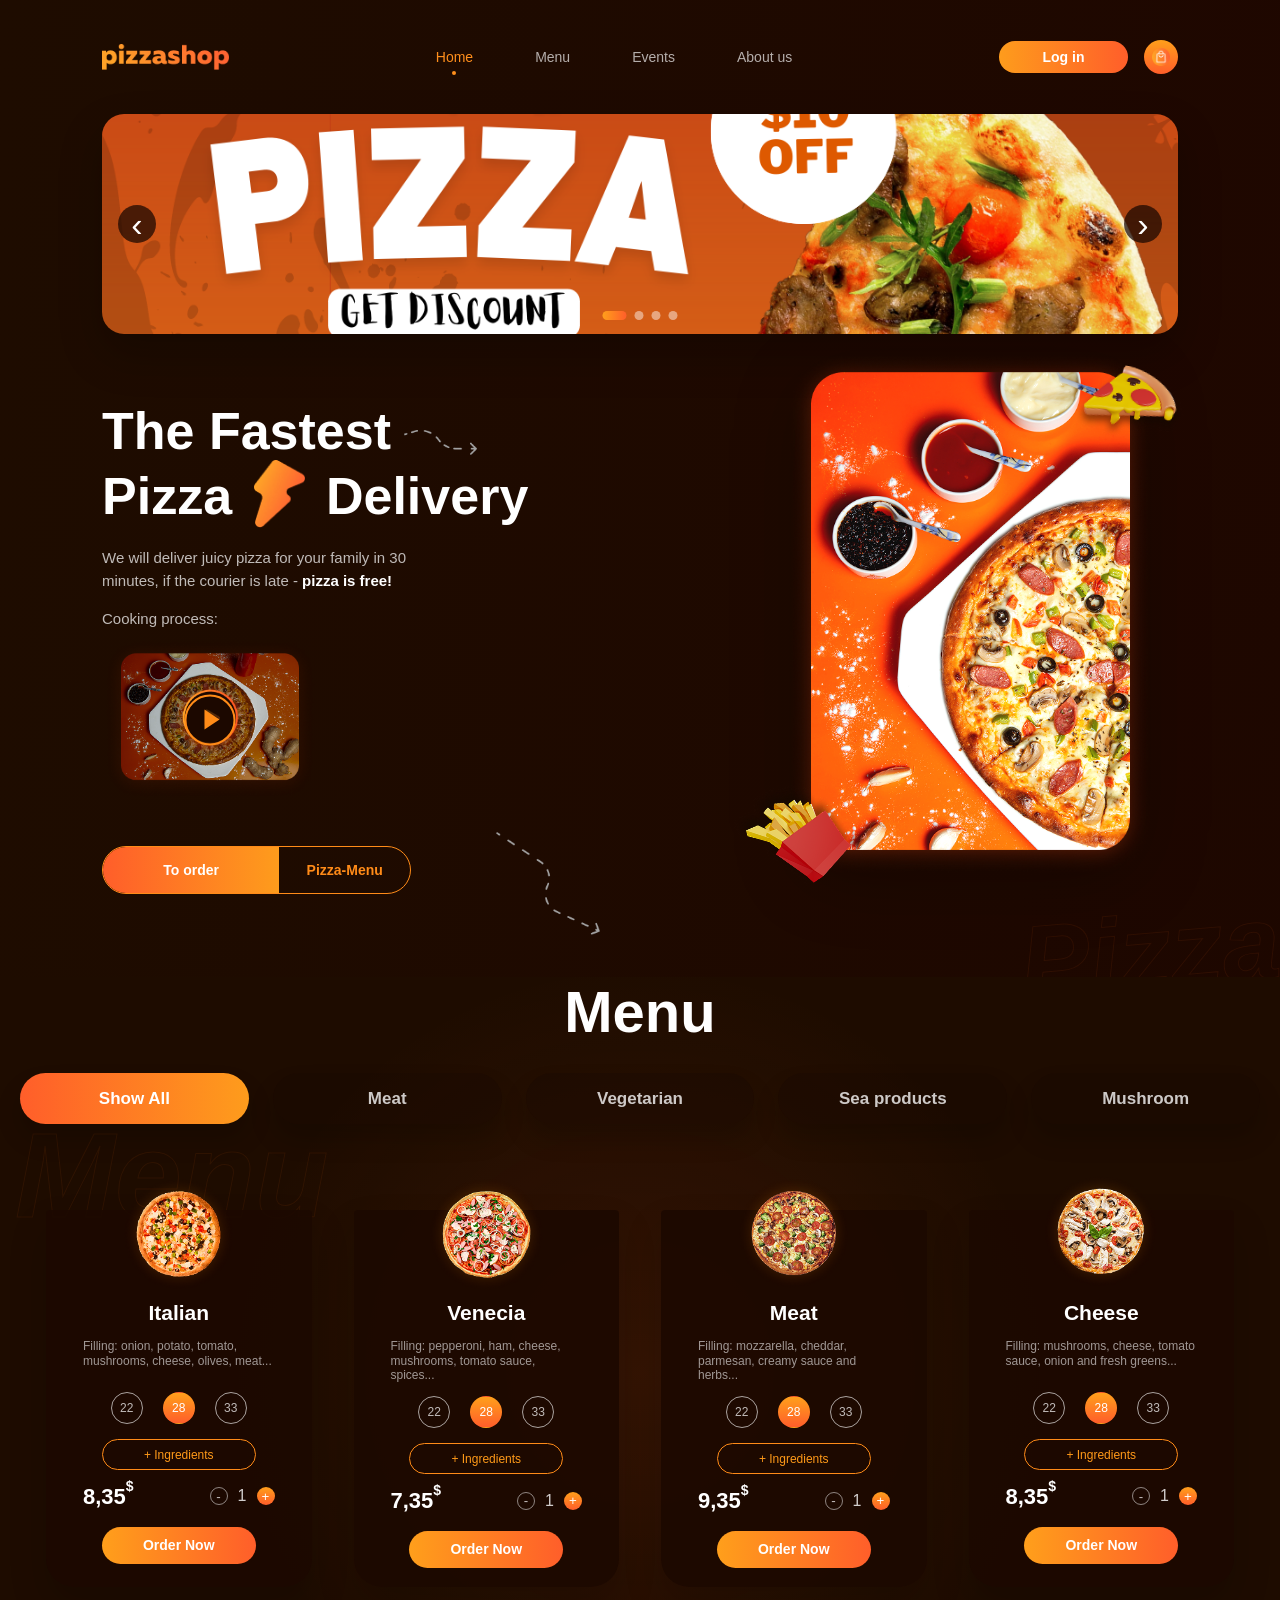
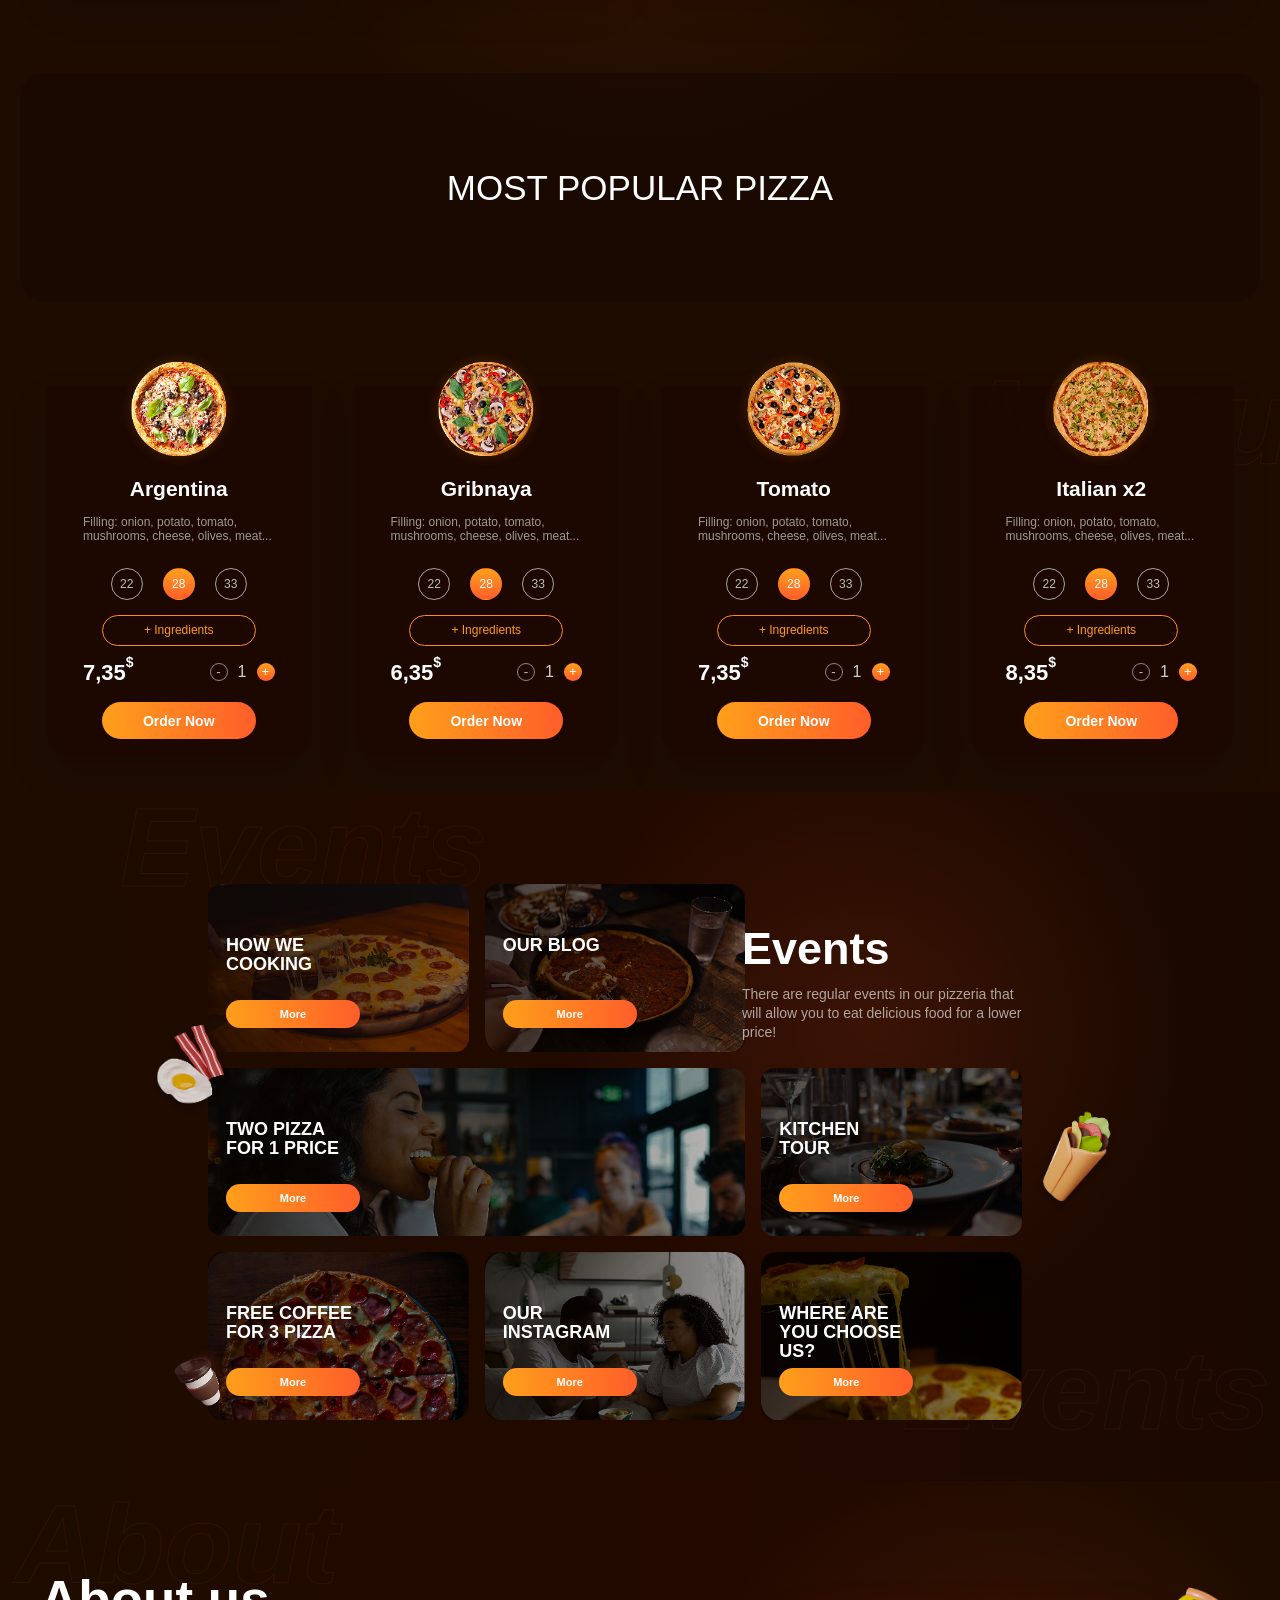
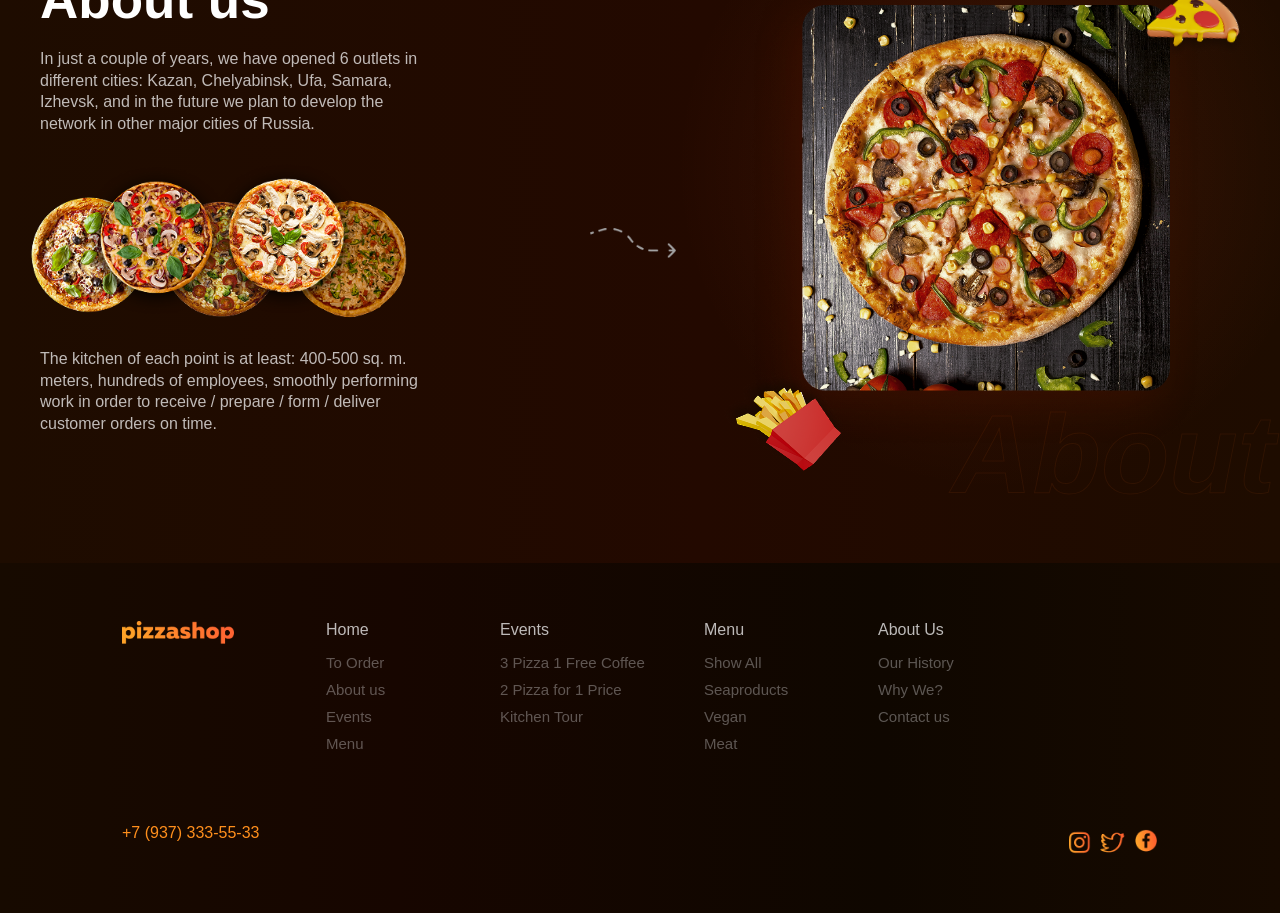
<file: index.html>
<!DOCTYPE html>
<html lang="en">
<head>
    <meta charset="UTF-8">
    <meta name="viewport" content="width=device-width, initial-scale=1.0">
    <title>Pizzashop</title>
    <link rel="stylesheet" href="style.css">
</head>
<body>
    <section class="hero">
        <div class="container">
            <header class="header">
                <a href="#" aria-label="Pizzashop">
                    <img class="logo" src="img/pizzashop.png" alt="pizzashop">
                </a>

                <nav class="nav" aria-label="Main menu">
                    <a class="active" href="#">Home</a>
                    <a href="#menu">Menu</a>
                    <a href="#events">Events</a>
                    <a href="#about">About us</a>
                </nav>

                <div class="actions">
                    <button class="login" type="button">Log in</button>
                    <a class="cart-btn" href="#" aria-label="Cart">
                        <img src="img/cart.png" alt="">
                    </a>
                </div>
            </header>

            <div class="sales-carousel" aria-label="Sales carousel">
                <div class="sales-track">
                    <img class="sales-slide active" src="img/sales/1667399732863.png" alt="Pizza sale">
                    <img class="sales-slide" src="img/sales/maxresdefault.jpg" alt="Pizza discount">
                    <img class="sales-slide" src="img/sales/pizza-banner-ads-d-illustration.webp" alt="Pizza special offer">
                    <img class="sales-slide" src="img/sales/pizza-discount-design-template.jpg" alt="Pizza promotion">
                </div>
                <button class="sales-arrow sales-prev" type="button" aria-label="Previous sale">&#8249;</button>
                <button class="sales-arrow sales-next" type="button" aria-label="Next sale">&#8250;</button>
                <div class="sales-dots" aria-label="Choose sale">
                    <button class="active" type="button" aria-label="Show sale 1"></button>
                    <button type="button" aria-label="Show sale 2"></button>
                    <button type="button" aria-label="Show sale 3"></button>
                    <button type="button" aria-label="Show sale 4"></button>
                </div>
            </div>

            <div class="hero-content">
                <div class="copy">
                    <h1>
                        The Fastest<br>
                        Pizza
                        <img class="bolt" src="img/Lightning.png" alt="">
                        Delivery
                    </h1>

                    <p class="desc">
                        We will deliver juicy pizza for your family in 30 minutes,
                        if the courier is late - <strong>pizza is free!</strong>
                    </p>

                    <p class="label">Cooking process:</p>

                    <div class="video-card">
                        <img src="img/video.png.png" alt="Cooking process preview">
                        <span class="play" aria-hidden="true"></span>
                    </div>

                    <div class="cta" aria-label="Order links">
                        <a class="primary" href="#">To order</a>
                        <a href="#">Pizza-Menu</a>
                    </div>
                </div>

                <div class="visual" aria-hidden="true">
                    <img class="banner" src="img/baner.png" alt="">
                    <img class="pizza-slice" src="img/pizza.png" alt="">
                    <img class="fries" src="img/fries.png" alt="">
                    <img class="dash-top" src="img/vector2.png" alt="">
                    <img class="dash-bottom" src="img/vector.png" alt="">
                </div>
            </div>
        </div>
    </section>

    <section class="menu" id="menu">
        <div class="container">
            <h2 class="section-title">Menu</h2>

            <div class="menu-tabs">
                <button class="menu-tab active" type="button">Show All</button>
                <button class="menu-tab" type="button">Meat</button>
                <button class="menu-tab" type="button">Vegetarian</button>
                <button class="menu-tab" type="button">Sea products</button>
                <button class="menu-tab" type="button">Mushroom</button>
            </div>

            <div class="pizza-grid">
                <article class="pizza-card">
                    <img src="img/pizza/italian.png" alt="Italian pizza">
                    <h3>Italian</h3>
                    <p>Filling: onion, potato, tomato, mushrooms, cheese, olives, meat...</p>
                    <div class="sizes">
                        <span>22</span>
                        <span class="active">28</span>
                        <span>33</span>
                    </div>
                    <button class="ingredients" type="button">+ Ingredients</button>
                    <div class="card-bottom">
                        <strong>8,35<sup>$</sup></strong>
                        <div class="quantity">
                            <button type="button">-</button>
                            <span>1</span>
                            <button class="plus" type="button">+</button>
                        </div>
                    </div>
                    <button class="order-btn" type="button">Order Now</button>
                </article>

                <article class="pizza-card">
                    <img src="img/pizza/venecia.png" alt="Venecia pizza">
                    <h3>Venecia</h3>
                    <p>Filling: pepperoni, ham, cheese, mushrooms, tomato sauce, spices...</p>
                    <div class="sizes">
                        <span>22</span>
                        <span class="active">28</span>
                        <span>33</span>
                    </div>
                    <button class="ingredients" type="button">+ Ingredients</button>
                    <div class="card-bottom">
                        <strong>7,35<sup>$</sup></strong>
                        <div class="quantity">
                            <button type="button">-</button>
                            <span>1</span>
                            <button class="plus" type="button">+</button>
                        </div>
                    </div>
                    <button class="order-btn" type="button">Order Now</button>
                </article>

                <article class="pizza-card">
                    <img src="img/pizza/meat.png" alt="Meat pizza">
                    <h3>Meat</h3>
                    <p>Filling: mozzarella, cheddar, parmesan, creamy sauce and herbs...</p>
                    <div class="sizes">
                        <span>22</span>
                        <span class="active">28</span>
                        <span>33</span>
                    </div>
                    <button class="ingredients" type="button">+ Ingredients</button>
                    <div class="card-bottom">
                        <strong>9,35<sup>$</sup></strong>
                        <div class="quantity">
                            <button type="button">-</button>
                            <span>1</span>
                            <button class="plus" type="button">+</button>
                        </div>
                    </div>
                    <button class="order-btn" type="button">Order Now</button>
                </article>

                <article class="pizza-card">
                    <img src="img/pizza/cheese.png" alt="Cheese pizza">
                    <h3>Cheese</h3>
                    <p>Filling: mushrooms, cheese, tomato sauce, onion and fresh greens...</p>
                    <div class="sizes">
                        <span>22</span>
                        <span class="active">28</span>
                        <span>33</span>
                    </div>
                    <button class="ingredients" type="button">+ Ingredients</button>
                    <div class="card-bottom">
                        <strong>8,35<sup>$</sup></strong>
                        <div class="quantity">
                            <button type="button">-</button>
                            <span>1</span>
                            <button class="plus" type="button">+</button>
                        </div>
                    </div>
                    <button class="order-btn" type="button">Order Now</button>
                </article>
            </div>

            <div class="popular-banner">
                <h2>Most Popular Pizza</h2>
            </div>

            <div class="pizza-grid pizza-grid-second">
                <article class="pizza-card">
                    <img src="img/pizza/argentina.png" alt="Argentina pizza">
                    <h3>Argentina</h3>
                    <p>Filling: onion, potato, tomato, mushrooms, cheese, olives, meat...</p>
                    <div class="sizes">
                        <span>22</span>
                        <span class="active">28</span>
                        <span>33</span>
                    </div>
                    <button class="ingredients" type="button">+ Ingredients</button>
                    <div class="card-bottom">
                        <strong>7,35<sup>$</sup></strong>
                        <div class="quantity">
                            <button type="button">-</button>
                            <span>1</span>
                            <button class="plus" type="button">+</button>
                        </div>
                    </div>
                    <button class="order-btn" type="button">Order Now</button>
                </article>

                <article class="pizza-card">
                    <img src="img/pizza/gribnaya.png" alt="Gribnaya pizza">
                    <h3>Gribnaya</h3>
                    <p>Filling: onion, potato, tomato, mushrooms, cheese, olives, meat...</p>
                    <div class="sizes">
                        <span>22</span>
                        <span class="active">28</span>
                        <span>33</span>
                    </div>
                    <button class="ingredients" type="button">+ Ingredients</button>
                    <div class="card-bottom">
                        <strong>6,35<sup>$</sup></strong>
                        <div class="quantity">
                            <button type="button">-</button>
                            <span>1</span>
                            <button class="plus" type="button">+</button>
                        </div>
                    </div>
                    <button class="order-btn" type="button">Order Now</button>
                </article>

                <article class="pizza-card">
                    <img src="img/pizza/tomato.png" alt="Tomato pizza">
                    <h3>Tomato</h3>
                    <p>Filling: onion, potato, tomato, mushrooms, cheese, olives, meat...</p>
                    <div class="sizes">
                        <span>22</span>
                        <span class="active">28</span>
                        <span>33</span>
                    </div>
                    <button class="ingredients" type="button">+ Ingredients</button>
                    <div class="card-bottom">
                        <strong>7,35<sup>$</sup></strong>
                        <div class="quantity">
                            <button type="button">-</button>
                            <span>1</span>
                            <button class="plus" type="button">+</button>
                        </div>
                    </div>
                    <button class="order-btn" type="button">Order Now</button>
                </article>

                <article class="pizza-card">
                    <img src="img/pizza/italian2.png" alt="Italian x2 pizza">
                    <h3>Italian x2</h3>
                    <p>Filling: onion, potato, tomato, mushrooms, cheese, olives, meat...</p>
                    <div class="sizes">
                        <span>22</span>
                        <span class="active">28</span>
                        <span>33</span>
                    </div>
                    <button class="ingredients" type="button">+ Ingredients</button>
                    <div class="card-bottom">
                        <strong>8,35<sup>$</sup></strong>
                        <div class="quantity">
                            <button type="button">-</button>
                            <span>1</span>
                            <button class="plus" type="button">+</button>
                        </div>
                    </div>
                    <button class="order-btn" type="button">Order Now</button>
                </article>
            </div>
        </div>
    </section>

    <section class="events" id="events">
        <div class="container events-container">
            <div class="events-grid">
                <article class="event-card event-card-small">
                    <img src="img/events/1.png" alt="">
                    <h3>How we<br>cooking</h3>
                    <a href="#">More</a>
                </article>

                <article class="event-card event-card-small">
                    <img src="img/events/2.png" alt="">
                    <h3>Our blog</h3>
                    <a href="#">More</a>
                </article>

                <article class="event-card event-card-wide">
                    <img src="img/events/3.png" alt="">
                    <h3>Two pizza<br>for 1 price</h3>
                    <a href="#">More</a>
                </article>

                <article class="event-card event-card-wide">
                    <img src="img/events/4.png" alt="">
                    <h3>Kitchen<br>tour</h3>
                    <a href="#">More</a>
                </article>

                <article class="event-card">
                    <img src="img/events/5.png" alt="">
                    <h3>Free coffee<br>for 3 pizza</h3>
                    <a href="#">More</a>
                </article>

                <article class="event-card">
                    <img src="img/events/6.png" alt="">
                    <h3>Our<br>instagram</h3>
                    <a href="#">More</a>
                </article>

                <article class="event-card">
                    <img src="img/events/7.png" alt="">
                    <h3>Where are<br>you choose<br>us?</h3>
                    <a href="#">More</a>
                </article>
            </div>

            <div class="events-info">
                <h2>Events</h2>
                <p>
                    There are regular events in our pizzeria that will allow you to
                    eat delicious food for a lower price!
                </p>
            </div>

            <img class="events-egg" src="img/events/egg and bacon.png" alt="">
            <img class="events-burrito" src="img/events/buritto.png" alt="">
            <img class="events-coffee" src="img/events/cofee.png" alt="">
        </div>
    </section>

    <section class="about" id="about">
        <div class="container about-container">
            <div class="about-copy">
                <h2>About us</h2>

                <p>
                    In just a couple of years, we have opened 6 outlets in different
                    cities: Kazan, Chelyabinsk, Ufa, Samara, Izhevsk, and in the
                    future we plan to develop the network in other major cities of Russia.
                </p>

                <img class="about-pizzas" src="img/pizzaGroup.png" alt="Pizza assortment">

                <p>
                    The kitchen of each point is at least: 400-500 sq. m. meters,
                    hundreds of employees, smoothly performing work in order to receive /
                    prepare / form / deliver customer orders on time.
                </p>
            </div>

            <div class="about-visual" aria-hidden="true">
                <img class="about-banner" src="img/baner2.png" alt="">
                <img class="about-slice" src="img/pizza.png" alt="">
                <img class="about-fries" src="img/fries.png" alt="">
                <img class="about-dash" src="img/vector2.png" alt="">
            </div>
        </div>
    </section>

    <div class="modal" id="loginModal" aria-hidden="true">
        <div class="modal-overlay" data-close-modal></div>
        <div class="modal-content" role="dialog" aria-modal="true" aria-labelledby="modalTitle">
            <button class="modal-close" type="button" aria-label="Close registration form" data-close-modal>&times;</button>
            <h2 id="modalTitle">Registration</h2>
            <form class="register-form">
                <label>
                    Name
                    <input type="text" name="name" placeholder="Your name" required>
                </label>
                <label>
                    Email
                    <input type="email" name="email" placeholder="email@example.com" required>
                </label>
                <label>
                    Password
                    <input type="password" name="password" placeholder="Create password" required>
                </label>
                <button class="submit-btn" type="submit">Send</button>
            </form>
        </div>
    </div>

    <footer class="footer">
        <div class="container footer-container">
            <div class="footer-brand">
                <a href="#" aria-label="Pizzashop">
                    <img class="footer-logo" src="img/pizzashop.png" alt="pizzashop">
                </a>
                <a class="footer-phone" href="tel:+79373335533">+7 (937) 333-55-33</a>
            </div>

            <div class="footer-column">
                <h3>Home</h3>
                <a href="#">To Order</a>
                <a href="#about">About us</a>
                <a href="#">Events</a>
                <a href="#menu">Menu</a>
            </div>

            <div class="footer-column">
                <h3>Events</h3>
                <a href="#">3 Pizza 1 Free Coffee</a>
                <a href="#">2 Pizza for 1 Price</a>
                <a href="#">Kitchen Tour</a>
            </div>

            <div class="footer-column">
                <h3>Menu</h3>
                <a href="#menu">Show All</a>
                <a href="#menu">Seaproducts</a>
                <a href="#menu">Vegan</a>
                <a href="#menu">Meat</a>
            </div>

            <div class="footer-column">
                <h3>About Us</h3>
                <a href="#about">Our History</a>
                <a href="#about">Why We?</a>
                <a href="contact.html">Contact us</a>
            </div>

            <img class="footer-social" src="img/social.png" alt="Instagram, Twitter and Facebook">
        </div>
    </footer>

    <script>
        const loginButton = document.querySelector(".login");
        const modal = document.querySelector("#loginModal");
        const closeButtons = modal.querySelectorAll("[data-close-modal]");
        const registerForm = modal.querySelector(".register-form");

        function openModal() {
            modal.classList.add("is-open");
            modal.setAttribute("aria-hidden", "false");
            document.body.classList.add("modal-open");
        }

        function closeModal() {
            modal.classList.remove("is-open");
            modal.setAttribute("aria-hidden", "true");
            document.body.classList.remove("modal-open");
            registerForm.reset();
        }

        loginButton.addEventListener("click", openModal);

        closeButtons.forEach((button) => {
            button.addEventListener("click", closeModal);
        });

        registerForm.addEventListener("submit", (event) => {
            event.preventDefault();
            closeModal();
        });

        document.addEventListener("keydown", (event) => {
            if (event.key === "Escape" && modal.classList.contains("is-open")) {
                closeModal();
            }
        });

        const salesSlides = document.querySelectorAll(".sales-slide");
        const salesDots = document.querySelectorAll(".sales-dots button");
        const salesPrev = document.querySelector(".sales-prev");
        const salesNext = document.querySelector(".sales-next");
        let currentSlide = 0;

        function showSlide(index) {
            currentSlide = (index + salesSlides.length) % salesSlides.length;

            salesSlides.forEach((slide, slideIndex) => {
                slide.classList.toggle("active", slideIndex === currentSlide);
            });

            salesDots.forEach((dot, dotIndex) => {
                dot.classList.toggle("active", dotIndex === currentSlide);
            });
        }

        salesPrev.addEventListener("click", () => {
            showSlide(currentSlide - 1);
        });

        salesNext.addEventListener("click", () => {
            showSlide(currentSlide + 1);
        });

        salesDots.forEach((dot, index) => {
            dot.addEventListener("click", () => {
                showSlide(index);
            });
        });

        setInterval(() => {
            showSlide(currentSlide + 1);
        }, 4000);
    </script>
</body>
</html>
</file>
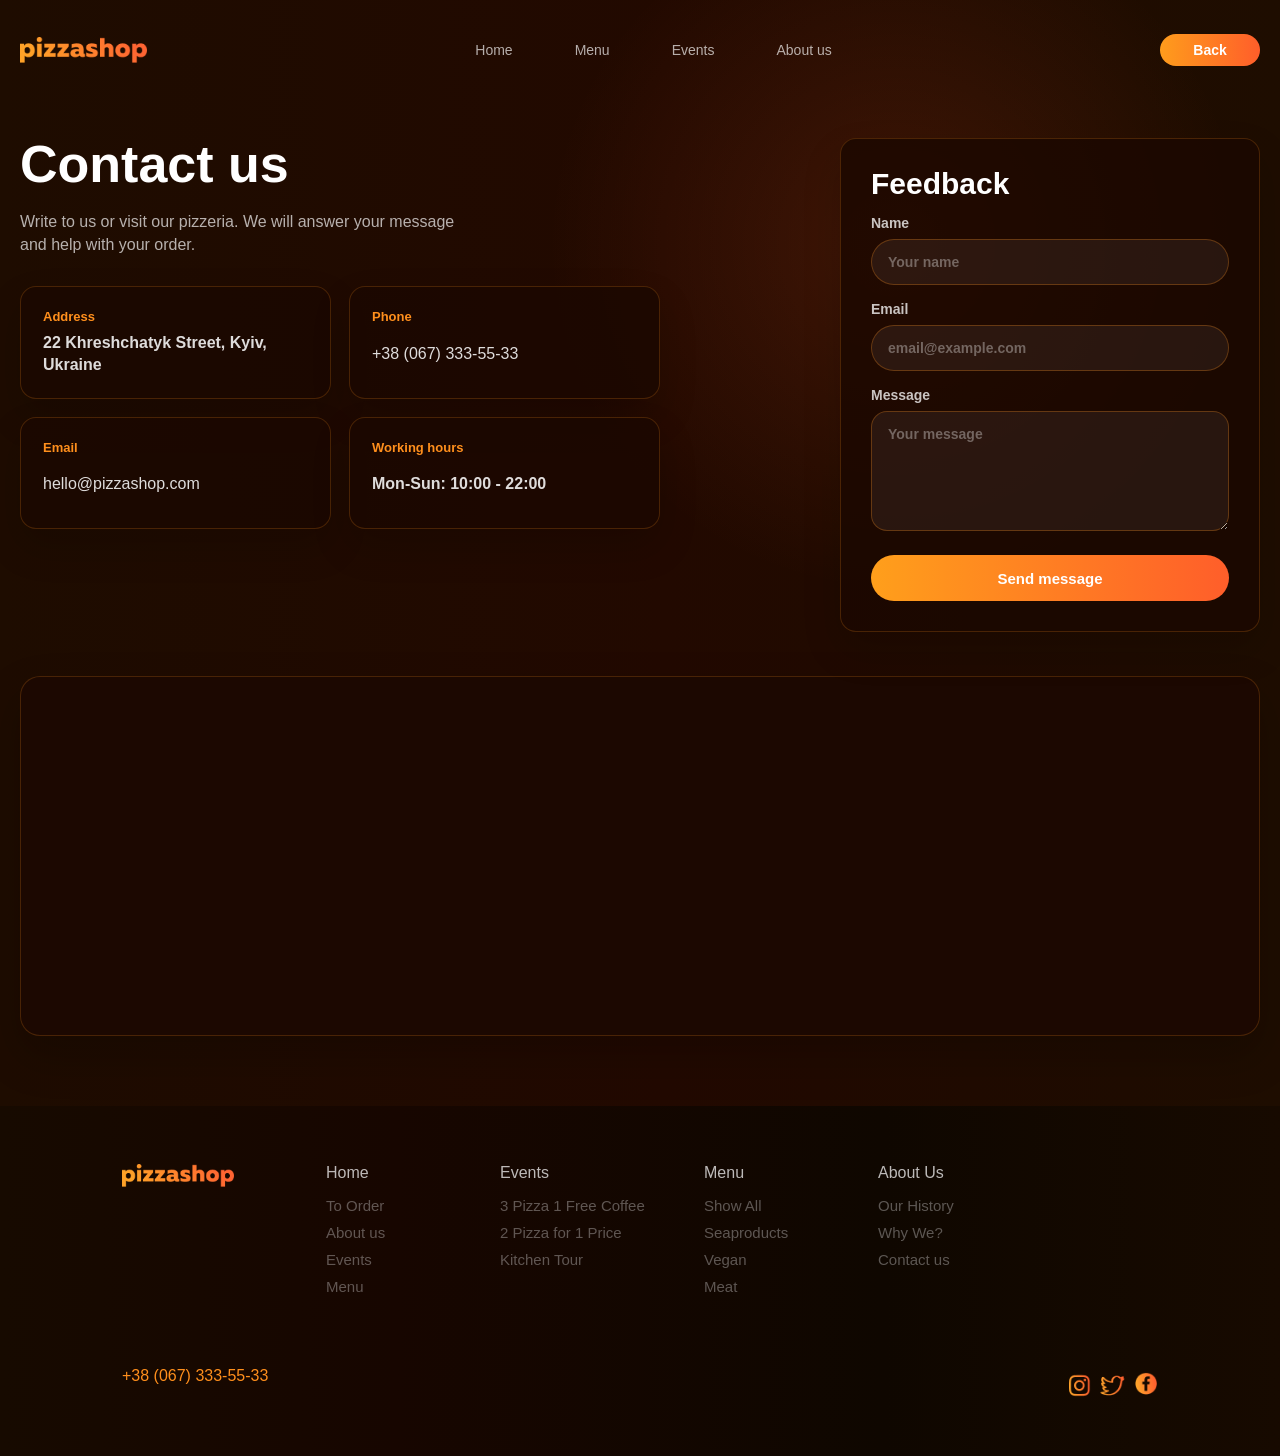
<file: contact.html>
<!DOCTYPE html>
<html lang="en">
<head>
    <meta charset="UTF-8">
    <meta name="viewport" content="width=device-width, initial-scale=1.0">
    <title>Contact us | Pizzashop</title>
    <link rel="stylesheet" href="style.css">
</head>
<body>
    <section class="contact-page">
        <div class="container">
            <header class="header contact-header">
                <a href="index.html" aria-label="Pizzashop">
                    <img class="logo" src="img/pizzashop.png" alt="pizzashop">
                </a>

                <nav class="nav" aria-label="Main menu">
                    <a href="index.html">Home</a>
                    <a href="index.html#menu">Menu</a>
                    <a href="index.html#events">Events</a>
                    <a href="index.html#about">About us</a>
                </nav>

                <div class="actions">
                    <a class="contact-back" href="index.html">Back</a>
                </div>
            </header>

            <div class="contact-layout">
                <div class="contact-info">
                    <h1>Contact us</h1>
                    <p>
                        Write to us or visit our pizzeria. We will answer your message
                        and help with your order.
                    </p>

                    <div class="contact-details">
                        <div>
                            <span>Address</span>
                            <strong>22 Khreshchatyk Street, Kyiv, Ukraine</strong>
                        </div>
                        <div>
                            <span>Phone</span>
                            <a href="tel:+380673335533">+38 (067) 333-55-33</a>
                        </div>
                        <div>
                            <span>Email</span>
                            <a href="mailto:hello@pizzashop.com">hello@pizzashop.com</a>
                        </div>
                        <div>
                            <span>Working hours</span>
                            <strong>Mon-Sun: 10:00 - 22:00</strong>
                        </div>
                    </div>
                </div>

                <form class="feedback-form">
                    <h2>Feedback</h2>
                    <label>
                        Name
                        <input type="text" name="name" placeholder="Your name" required>
                    </label>
                    <label>
                        Email
                        <input type="email" name="email" placeholder="email@example.com" required>
                    </label>
                    <label>
                        Message
                        <textarea name="message" placeholder="Your message" required></textarea>
                    </label>
                    <button class="submit-btn" type="submit">Send message</button>
                </form>
            </div>

            <div class="contact-map">
                <iframe
                    title="Pizzashop map"
                    src="https://www.google.com/maps?q=Khreshchatyk%2022%20Kyiv%20Ukraine&output=embed"
                    loading="lazy"
                    referrerpolicy="no-referrer-when-downgrade">
                </iframe>
            </div>
        </div>
    </section>

    <footer class="footer">
        <div class="container footer-container">
            <div class="footer-brand">
                <a href="index.html" aria-label="Pizzashop">
                    <img class="footer-logo" src="img/pizzashop.png" alt="pizzashop">
                </a>
                <a class="footer-phone" href="tel:+380673335533">+38 (067) 333-55-33</a>
            </div>

            <div class="footer-column">
                <h3>Home</h3>
                <a href="index.html">To Order</a>
                <a href="index.html#about">About us</a>
                <a href="index.html#events">Events</a>
                <a href="index.html#menu">Menu</a>
            </div>

            <div class="footer-column">
                <h3>Events</h3>
                <a href="index.html#events">3 Pizza 1 Free Coffee</a>
                <a href="index.html#events">2 Pizza for 1 Price</a>
                <a href="index.html#events">Kitchen Tour</a>
            </div>

            <div class="footer-column">
                <h3>Menu</h3>
                <a href="index.html#menu">Show All</a>
                <a href="index.html#menu">Seaproducts</a>
                <a href="index.html#menu">Vegan</a>
                <a href="index.html#menu">Meat</a>
            </div>

            <div class="footer-column">
                <h3>About Us</h3>
                <a href="index.html#about">Our History</a>
                <a href="index.html#about">Why We?</a>
                <a href="contact.html">Contact us</a>
            </div>

            <img class="footer-social" src="img/social.png" alt="Instagram, Twitter and Facebook">
        </div>
    </footer>

    <script>
        const feedbackForm = document.querySelector(".feedback-form");

        feedbackForm.addEventListener("submit", (event) => {
            event.preventDefault();
            feedbackForm.reset();
        });
    </script>
</body>
</html>
</file>
<file: style.css>
* {
    box-sizing: border-box;
    margin: 0;
    padding: 0;
}

body {
    min-height: 100vh;
    color: #fff;
    font-family: "Segoe UI", Arial, sans-serif;
    background:
        radial-gradient(circle at 72% 34%, rgba(255, 82, 42, 0.18), transparent 28%),
        linear-gradient(90deg, #1e0c00 0%, #220900 52%, #1e0d00 100%);
}

body.modal-open {
    overflow: hidden;
}

a {
    color: inherit;
    text-decoration: none;
}

.hero {
    position: relative;
    min-height: 756px;
    overflow: hidden;
    background:
        linear-gradient(90deg, rgba(30, 12, 0, 0.98), rgba(30, 7, 0, 0.92)),
        linear-gradient(135deg, #1e0c00 0%, #260900 70%, #160700 100%);
}

.hero::before,
.hero::after {
    content: "Pizza";
    position: absolute;
    z-index: 0;
    color: transparent;
    font-size: 104px;
    font-style: italic;
    font-weight: 800;
    letter-spacing: 0;
    -webkit-text-stroke: 1px rgba(255, 116, 28, 0.08);
    text-stroke: 1px rgba(255, 116, 28, 0.08);
    pointer-events: none;
}

.hero::before {
    top: 122px;
    left: calc(50% - 420px);
}

.hero::after {
    right: calc(50% - 640px);
    bottom: -35px;
    transform: rotate(-5deg);
}

.container {
    position: relative;
    z-index: 1;
    width: min(100% - 40px, 1253px);
    margin: 0 auto;
    padding: 34px 0 0;
}

.hero .container {
    padding: 40px 82px 0;
}

.header {
    display: flex;
    align-items: center;
    justify-content: space-between;
    gap: 28px;
    margin-bottom: 92px;
}

.logo {
    width: 127px;
    height: auto;
    display: block;
}

.nav {
    display: flex;
    align-items: center;
    gap: 62px;
    color: rgba(255, 255, 255, 0.67);
    font-size: 14px;
}

.nav a {
    position: relative;
    transition: color 0.2s ease;
}

.nav a:hover,
.nav a.active {
    color: #ff8f1c;
}

.nav a.active::after {
    content: "";
    position: absolute;
    left: 50%;
    bottom: -10px;
    width: 4px;
    height: 4px;
    border-radius: 50%;
    background: #ff8f1c;
    transform: translateX(-50%);
}

.actions {
    display: flex;
    align-items: center;
    gap: 16px;
}

.login {
    width: 129px;
    height: 32px;
    border: 0;
    border-radius: 999px;
    color: #fff;
    font-size: 14px;
    font-weight: 700;
    background: linear-gradient(90deg, #fe9c1c 0%, #ff5e2a 100%);
    cursor: pointer;
}

.cart-btn {
    display: grid;
    place-items: center;
    width: 34px;
    height: 34px;
    border-radius: 50%;
    background: linear-gradient(180deg, #ff9f1b 0%, #ff5e2a 100%);
}

.cart-btn img {
    width: 18px;
    height: 18px;
}

.sales-carousel {
    position: relative;
    height: 220px;
    margin: -52px 0 58px;
    overflow: hidden;
    border-radius: 22px;
    background: #1c0801;
    box-shadow: 0 20px 44px rgba(0, 0, 0, 0.24);
}

.sales-track,
.sales-slide {
    width: 100%;
    height: 100%;
}

.sales-slide {
    position: absolute;
    inset: 0;
    display: block;
    object-fit: cover;
    opacity: 0;
    transition: opacity 0.35s ease;
}

.sales-slide.active {
    opacity: 1;
}

.sales-arrow {
    position: absolute;
    top: 50%;
    z-index: 1;
    display: grid;
    place-items: center;
    width: 38px;
    height: 38px;
    border: 0;
    border-radius: 50%;
    color: #fff;
    font-size: 34px;
    line-height: 1;
    background: rgba(23, 6, 0, 0.72);
    cursor: pointer;
    transform: translateY(-50%);
}

.sales-prev {
    left: 16px;
}

.sales-next {
    right: 16px;
}

.sales-dots {
    position: absolute;
    left: 50%;
    bottom: 14px;
    z-index: 1;
    display: flex;
    gap: 8px;
    transform: translateX(-50%);
}

.sales-dots button {
    width: 9px;
    height: 9px;
    border: 0;
    border-radius: 50%;
    background: rgba(255, 255, 255, 0.46);
    cursor: pointer;
}

.sales-dots button.active {
    width: 24px;
    border-radius: 999px;
    background: linear-gradient(90deg, #ff9f1b 0%, #ff5e2a 100%);
}

.hero-content {
    display: grid;
    grid-template-columns: 600px 522px;
    align-items: start;
    justify-content: space-between;
    gap: 20px;
}

.copy {
    padding-top: 10px;
}

h1 {
    max-width: 500px;
    margin-bottom: 20px;
    font-size: 52px;
    line-height: 1.12;
    font-weight: 900;
    letter-spacing: 0;
}

.bolt {
    width: 51px;
    margin: 0 7px -13px;
    vertical-align: baseline;
}

.desc {
    width: 335px;
    margin-bottom: 18px;
    color: rgba(255, 255, 255, 0.72);
    font-size: 15px;
    line-height: 1.55;
}

.desc strong {
    color: #fff;
    font-weight: 700;
}

.label {
    margin-bottom: 10px;
    color: rgba(255, 255, 255, 0.72);
    font-size: 15px;
}

.video-card {
    position: relative;
    width: 216px;
    margin-left: 0;
    margin-bottom: 44px;
}

.video-card img {
    display: block;
    width: 216px;
    height: auto;
}

.play {
    position: absolute;
    left: 50%;
    top: 50%;
    display: grid;
    place-items: center;
    width: 51px;
    height: 51px;
    border: 2px solid #ff8b18;
    border-radius: 50%;
    background: rgba(28, 8, 0, 0.76);
    transform: translate(-50%, -50%);
}

.play::before {
    content: "";
    width: 0;
    height: 0;
    margin-left: 4px;
    border-top: 10px solid transparent;
    border-bottom: 10px solid transparent;
    border-left: 15px solid #ff8b18;
}

.cta {
    display: flex;
    width: 309px;
    height: 48px;
    border: 1px solid #ff8b18;
    border-radius: 999px;
    overflow: hidden;
    color: #ff8b18;
    font-size: 14px;
    font-weight: 700;
}

.cta a {
    display: grid;
    place-items: center;
    flex: 1;
}

.cta .primary {
    flex: 1.35;
    color: #fff;
    background: linear-gradient(90deg, #ff5e2a 0%, #fe9c1c 100%);
}

.visual {
    position: relative;
    top: -40px;
    width: 522px;
    min-height: 585px;
    justify-self: end;
}

.banner {
    position: absolute;
    top: 0;
    left: 66px;
    width: 365px;
    height: auto;
    object-fit: contain;
    object-position: center top;
    border-radius: 28px;
    filter: drop-shadow(0 18px 36px rgba(0, 0, 0, 0.35));
}

.pizza-slice {
    position: absolute;
    top: -32px;
    right: 45px;
    width: 142px;
    transform: rotate(10deg);
}

.fries {
    position: absolute;
    left: -6px;
    bottom: 27px;
    width: 154px;
    transform: rotate(-22deg);
}

.dash-top,
.dash-bottom {
    position: absolute;
    pointer-events: none;
}

.dash-top {
    top: 78px;
    left: -318px;
    width: 73px;
}

.dash-bottom {
    left: -226px;
    bottom: 2px;
    width: 104px;
}

.menu {
    position: relative;
    overflow: hidden;
    padding: 0 0 34px;
    background:
        radial-gradient(circle at 50% 28%, rgba(255, 94, 42, 0.1), transparent 34%),
        #1e0c00;
}

.menu::before,
.menu::after {
    position: absolute;
    color: transparent;
    font-size: 120px;
    font-style: italic;
    font-weight: 800;
    line-height: 1;
    -webkit-text-stroke: 1px rgba(255, 116, 28, 0.08);
    text-stroke: 1px rgba(255, 116, 28, 0.08);
    pointer-events: none;
}

.menu::before {
    content: "Menu";
    top: 138px;
    left: calc(50% - 625px);
}

.menu::after {
    content: "Menu";
    right: calc(50% - 650px);
    bottom: 310px;
}

.menu .container {
    padding-top: 6px;
}

.section-title {
    position: relative;
    margin-bottom: 32px;
    text-align: center;
    font-size: 58px;
    line-height: 1;
    font-weight: 900;
}

.menu-tabs {
    position: relative;
    display: flex;
    justify-content: space-between;
    gap: 24px;
    margin-bottom: 86px;
}

.menu-tab {
    flex: 1;
    height: 51px;
    padding: 0 22px;
    border: 0;
    border-radius: 26px;
    color: rgba(255, 255, 255, 0.78);
    font-size: 17px;
    font-weight: 700;
    background: rgba(25, 8, 2, 0.42);
    box-shadow: 0 15px 24px rgba(0, 0, 0, 0.18);
    cursor: pointer;
}

.menu-tab.active {
    color: #fff;
    background: linear-gradient(90deg, #ff5e2a 0%, #fe9c1c 100%);
}

.pizza-grid {
    position: relative;
    display: grid;
    grid-template-columns: repeat(4, 1fr);
    gap: 42px;
    padding: 0 26px;
}

.popular-banner {
    position: relative;
    height: 229px;
    margin: 86px auto 84px;
    overflow: hidden;
    border-radius: 24px;
    background:
        linear-gradient(rgba(20, 6, 0, 0.47), rgba(20, 6, 0, 0.47)),
        url("img/paralax.png") center / cover fixed;
}

.popular-banner h2 {
    position: absolute;
    left: 0;
    right: 0;
    top: 50%;
    color: #fff;
    text-align: center;
    text-transform: uppercase;
    font-size: 35px;
    line-height: 1;
    font-weight: 500;
    letter-spacing: 0;
    transform: translateY(-50%);
}

.pizza-grid-second {
    margin-top: 0;
}

.about {
    position: relative;
    overflow: hidden;
    padding: 58px 0 70px;
    background:
        radial-gradient(circle at 78% 42%, rgba(255, 94, 42, 0.13), transparent 30%),
        linear-gradient(90deg, #1e0c00 0%, #230900 55%, #1e0c00 100%);
}

.events {
    position: relative;
    overflow: hidden;
    padding: 58px 0 46px;
    background:
        radial-gradient(circle at 68% 34%, rgba(255, 94, 42, 0.12), transparent 32%),
        linear-gradient(90deg, #1e0c00 0%, #220900 55%, #1a0900 100%);
}

.events::before,
.events::after {
    content: "Events";
    position: absolute;
    color: transparent;
    font-size: 112px;
    font-style: italic;
    font-weight: 800;
    line-height: 1;
    -webkit-text-stroke: 1px rgba(255, 116, 28, 0.08);
    text-stroke: 1px rgba(255, 116, 28, 0.08);
    pointer-events: none;
}

.events::before {
    top: 0;
    left: calc(50% - 520px);
}

.events::after {
    right: calc(50% - 630px);
    bottom: 34px;
}

.events-container {
    position: relative;
    width: min(100% - 40px, 1040px);
    min-height: 585px;
}

.events-grid {
    position: relative;
    z-index: 1;
    display: grid;
    grid-template-columns: repeat(3, 1fr);
    gap: 16px;
    width: 814px;
    margin-left: 88px;
}

.event-card {
    position: relative;
    height: 168px;
    overflow: hidden;
    border-radius: 14px;
    background: #1c0801;
}

.event-card::after {
    content: "";
    position: absolute;
    inset: 0;
    background: linear-gradient(90deg, rgba(12, 4, 0, 0.64), rgba(12, 4, 0, 0.18));
}

.event-card img {
    width: 100%;
    height: 100%;
    display: block;
    object-fit: cover;
}

.event-card h3 {
    position: absolute;
    z-index: 1;
    left: 18px;
    top: 52px;
    color: #fff;
    text-transform: uppercase;
    font-size: 18px;
    line-height: 1.05;
    font-weight: 800;
}

.event-card a {
    position: absolute;
    z-index: 1;
    left: 18px;
    bottom: 24px;
    display: grid;
    place-items: center;
    width: 134px;
    height: 28px;
    border-radius: 999px;
    color: #fff;
    font-size: 11px;
    font-weight: 700;
    background: linear-gradient(90deg, #ff9f1b 0%, #ff5e2a 100%);
}

.event-card:nth-child(1) {
    grid-column: 1;
    grid-row: 1;
}

.event-card:nth-child(2) {
    grid-column: 2;
    grid-row: 1;
}

.event-card:nth-child(3) {
    grid-column: 1 / 3;
    grid-row: 2;
}

.event-card:nth-child(4) {
    grid-column: 3;
    grid-row: 2;
}

.event-card:nth-child(5) {
    grid-column: 1;
    grid-row: 3;
}

.event-card:nth-child(6) {
    grid-column: 2;
    grid-row: 3;
}

.event-card:nth-child(7) {
    grid-column: 3;
    grid-row: 3;
}

.events-info {
    position: absolute;
    z-index: 1;
    top: 76px;
    right: 88px;
    width: 330px;
}

.events-info h2 {
    margin-bottom: 14px;
    color: #fff;
    font-size: 45px;
    line-height: 1;
    font-weight: 900;
}

.events-info p {
    width: 280px;
    color: rgba(255, 255, 255, 0.62);
    font-size: 14px;
    line-height: 1.35;
}

.events-egg,
.events-burrito,
.events-coffee {
    position: absolute;
    z-index: 2;
    pointer-events: none;
}

.events-egg {
    left: 24px;
    top: 158px;
    width: 111px;
}

.events-burrito {
    right: 34px;
    top: 238px;
    width: 120px;
}

.events-coffee {
    left: 42px;
    bottom: 14px;
    width: 92px;
}

.about::before,
.about::after {
    content: "About";
    position: absolute;
    color: transparent;
    font-size: 112px;
    font-style: italic;
    font-weight: 800;
    line-height: 1;
    -webkit-text-stroke: 1px rgba(255, 116, 28, 0.08);
    text-stroke: 1px rgba(255, 116, 28, 0.08);
    pointer-events: none;
}

.about::before {
    top: 8px;
    left: calc(50% - 625px);
}

.about::after {
    right: calc(50% - 635px);
    bottom: 52px;
}

.about-container {
    display: grid;
    grid-template-columns: 430px 560px;
    align-items: start;
    justify-content: space-between;
    gap: 70px;
}

.about-copy {
    position: relative;
    z-index: 1;
    padding-left: 20px;
}

.about-copy h2 {
    margin-bottom: 22px;
    font-size: 53px;
    line-height: 1;
    font-weight: 900;
}

.about-copy p {
    width: 390px;
    color: rgba(255, 255, 255, 0.72);
    font-size: 16px;
    line-height: 1.35;
}

.about-pizzas {
    display: block;
    width: 385px;
    margin: 24px 0 24px -18px;
}

.about-visual {
    position: relative;
    z-index: 1;
    min-height: 520px;
}

.about-banner {
    position: absolute;
    top: 0;
    right: 54px;
    width: 460px;
    height: auto;
    display: block;
}

.about-slice {
    position: absolute;
    top: -31px;
    right: -2px;
    width: 142px;
    transform: rotate(10deg);
}

.about-fries {
    position: absolute;
    left: 6px;
    bottom: -5px;
    width: 154px;
    transform: rotate(-22deg);
}

.about-dash {
    position: absolute;
    left: -110px;
    top: 255px;
    width: 86px;
}

.pizza-card {
    position: relative;
    min-height: 355px;
    padding: 90px 37px 19px;
    border-radius: 4px 4px 28px 28px;
    text-align: center;
    background: rgba(28, 8, 1, 0.88);
    box-shadow: 0 20px 38px rgba(0, 0, 0, 0.16);
}

.pizza-card > img {
    position: absolute;
    left: 50%;
    top: -40px;
    width: 126px;
    height: 126px;
    object-fit: contain;
    transform: translateX(-50%);
}

.pizza-card h3 {
    margin-bottom: 14px;
    font-size: 21px;
    line-height: 1.2;
}

.pizza-card p {
    min-height: 39px;
    margin-bottom: 14px;
    color: rgba(255, 255, 255, 0.58);
    font-size: 12px;
    line-height: 1.2;
    text-align: left;
}

.sizes {
    display: flex;
    justify-content: center;
    gap: 20px;
    margin-bottom: 15px;
}

.sizes span {
    display: grid;
    place-items: center;
    width: 32px;
    height: 32px;
    border: 1px solid rgba(255, 255, 255, 0.62);
    border-radius: 50%;
    color: rgba(255, 255, 255, 0.72);
    background: transparent;
    font-size: 12px;
    font-weight: 500;
}

.sizes span.active {
    color: #fff;
    border-color: transparent;
    background: linear-gradient(180deg, #ff9f1b 0%, #ff5e2a 100%);
}

.ingredients {
    width: 154px;
    height: 31px;
    margin-bottom: 14px;
    border: 1px solid #ff8b18;
    border-radius: 999px;
    color: #ff9a18;
    font-size: 12px;
    background: transparent;
    cursor: pointer;
}

.card-bottom {
    display: flex;
    align-items: center;
    justify-content: space-between;
    gap: 12px;
    margin-bottom: 18px;
}

.card-bottom strong {
    font-size: 22px;
    line-height: 1;
}

.card-bottom sup {
    top: -0.35em;
    position: relative;
    font-size: 14px;
}

.quantity {
    display: flex;
    align-items: center;
    gap: 10px;
    color: rgba(255, 255, 255, 0.8);
    font-size: 16px;
}

.quantity button {
    display: grid;
    place-items: center;
    width: 18px;
    height: 18px;
    padding: 0;
    border: 1px solid rgba(255, 255, 255, 0.5);
    border-radius: 50%;
    color: rgba(255, 255, 255, 0.75);
    line-height: 1;
    background: transparent;
    cursor: pointer;
}

.quantity .plus {
    border: 0;
    color: #fff;
    background: linear-gradient(180deg, #ff9f1b 0%, #ff5e2a 100%);
}

.order-btn {
    width: 154px;
    height: 37px;
    border: 0;
    border-radius: 999px;
    color: #fff;
    font-size: 14px;
    font-weight: 700;
    background: linear-gradient(90deg, #ff9f1b 0%, #ff5e2a 100%);
    cursor: pointer;
}

.modal {
    position: fixed;
    inset: 0;
    z-index: 20;
    display: none;
    place-items: center;
    padding: 20px;
}

.modal.is-open {
    display: grid;
}

.modal-overlay {
    position: absolute;
    inset: 0;
    background: rgba(10, 3, 0, 0.76);
    backdrop-filter: blur(5px);
}

.modal-content {
    position: relative;
    z-index: 1;
    width: min(100%, 420px);
    padding: 36px 34px 34px;
    border: 1px solid rgba(255, 143, 28, 0.28);
    border-radius: 18px;
    background:
        radial-gradient(circle at 82% 18%, rgba(255, 94, 42, 0.18), transparent 30%),
        #1c0801;
    box-shadow: 0 28px 70px rgba(0, 0, 0, 0.48);
}

.modal-close {
    position: absolute;
    top: 14px;
    right: 16px;
    display: grid;
    place-items: center;
    width: 30px;
    height: 30px;
    border: 0;
    border-radius: 50%;
    color: rgba(255, 255, 255, 0.74);
    font-size: 26px;
    line-height: 1;
    background: rgba(255, 255, 255, 0.06);
    cursor: pointer;
}

.modal-content h2 {
    margin-bottom: 24px;
    font-size: 32px;
    line-height: 1;
    font-weight: 900;
}

.register-form {
    display: grid;
    gap: 16px;
}

.register-form label {
    display: grid;
    gap: 8px;
    color: rgba(255, 255, 255, 0.76);
    font-size: 14px;
    font-weight: 600;
}

.register-form input {
    width: 100%;
    height: 46px;
    padding: 0 16px;
    border: 1px solid rgba(255, 143, 28, 0.28);
    border-radius: 999px;
    color: #fff;
    font: inherit;
    background: rgba(255, 255, 255, 0.06);
    outline: none;
}

.register-form input:focus {
    border-color: #ff8f1c;
}

.register-form input::placeholder {
    color: rgba(255, 255, 255, 0.34);
}

.submit-btn {
    height: 46px;
    margin-top: 8px;
    border: 0;
    border-radius: 999px;
    color: #fff;
    font-size: 15px;
    font-weight: 700;
    background: linear-gradient(90deg, #ff9f1b 0%, #ff5e2a 100%);
    cursor: pointer;
}

.contact-page {
    min-height: 100vh;
    padding-bottom: 70px;
    background:
        radial-gradient(circle at 70% 22%, rgba(255, 94, 42, 0.14), transparent 28%),
        linear-gradient(90deg, #1e0c00 0%, #220900 52%, #1e0d00 100%);
}

.contact-header {
    margin-bottom: 72px;
}

.contact-back {
    display: grid;
    place-items: center;
    width: 100px;
    height: 32px;
    border-radius: 999px;
    color: #fff;
    font-size: 14px;
    font-weight: 700;
    background: linear-gradient(90deg, #fe9c1c 0%, #ff5e2a 100%);
}

.contact-layout {
    display: grid;
    grid-template-columns: 1fr 420px;
    gap: 54px;
    align-items: start;
    margin-bottom: 44px;
}

.contact-info h1 {
    margin-bottom: 20px;
    font-size: 52px;
    line-height: 1;
    font-weight: 900;
}

.contact-info p {
    max-width: 440px;
    margin-bottom: 30px;
    color: rgba(255, 255, 255, 0.68);
    font-size: 16px;
    line-height: 1.45;
}

.contact-details {
    display: grid;
    grid-template-columns: repeat(2, minmax(0, 1fr));
    gap: 18px;
    max-width: 640px;
}

.contact-details div,
.feedback-form {
    border: 1px solid rgba(255, 143, 28, 0.2);
    border-radius: 16px;
    background: rgba(28, 8, 1, 0.82);
    box-shadow: 0 18px 38px rgba(0, 0, 0, 0.16);
}

.contact-details div {
    display: grid;
    gap: 8px;
    min-height: 112px;
    padding: 22px;
}

.contact-details span {
    color: #ff8f1c;
    font-size: 13px;
    font-weight: 700;
}

.contact-details strong,
.contact-details a {
    color: rgba(255, 255, 255, 0.86);
    font-size: 16px;
    line-height: 1.35;
}

.feedback-form {
    display: grid;
    gap: 16px;
    padding: 30px;
}

.feedback-form h2 {
    font-size: 30px;
    line-height: 1;
}

.feedback-form label {
    display: grid;
    gap: 8px;
    color: rgba(255, 255, 255, 0.76);
    font-size: 14px;
    font-weight: 600;
}

.feedback-form input,
.feedback-form textarea {
    width: 100%;
    border: 1px solid rgba(255, 143, 28, 0.28);
    color: #fff;
    font: inherit;
    background: rgba(255, 255, 255, 0.06);
    outline: none;
}

.feedback-form input {
    height: 46px;
    padding: 0 16px;
    border-radius: 999px;
}

.feedback-form textarea {
    min-height: 120px;
    resize: vertical;
    padding: 14px 16px;
    border-radius: 16px;
}

.feedback-form input:focus,
.feedback-form textarea:focus {
    border-color: #ff8f1c;
}

.feedback-form input::placeholder,
.feedback-form textarea::placeholder {
    color: rgba(255, 255, 255, 0.34);
}

.contact-map {
    height: 360px;
    overflow: hidden;
    border: 1px solid rgba(255, 143, 28, 0.2);
    border-radius: 20px;
    background: #1c0801;
    box-shadow: 0 20px 44px rgba(0, 0, 0, 0.22);
}

.contact-map iframe {
    display: block;
    width: 100%;
    height: 100%;
    border: 0;
}

.footer {
    padding: 0;
    background:
        linear-gradient(90deg, #170a00 0%, #170600 31%, #0f0700 69%, #170a00 100%);
}

.footer-container {
    position: relative;
    display: grid;
    grid-template-columns: 150px 120px 150px 120px 130px;
    gap: 54px;
    align-items: start;
    min-height: 350px;
    padding: 58px 102px 52px;
}

.footer-brand {
    display: flex;
    min-height: 220px;
    flex-direction: column;
    justify-content: space-between;
}

.footer-logo {
    display: block;
    width: 112px;
    height: auto;
}

.footer-phone {
    color: #ff8f1c;
    font-size: 16px;
    line-height: 1;
}

.footer-column {
    display: flex;
    flex-direction: column;
    gap: 12px;
}

.footer-column h3 {
    margin-bottom: 4px;
    color: rgba(255, 255, 255, 0.72);
    font-size: 16px;
    font-weight: 500;
}

.footer-column a {
    color: rgba(255, 255, 255, 0.32);
    font-size: 15px;
    line-height: 1;
    transition: color 0.2s ease;
}

.footer-column a:hover {
    color: #ff8f1c;
}

.footer-social {
    position: absolute;
    right: 103px;
    bottom: 57px;
    width: 88px;
    height: auto;
}

@media (max-width: 900px) {
    .container {
        width: min(100% - 32px, 720px);
    }

    .hero .container {
        padding: 28px 0 0;
    }

    .header {
        gap: 18px;
    }

    .sales-carousel {
        height: 190px;
        margin: -40px 0 46px;
    }

    .nav {
        gap: 26px;
    }

    .hero-content {
        grid-template-columns: 1fr;
        gap: 36px;
    }

    .visual {
        top: 0;
        width: min(100%, 522px);
        margin: 0 auto;
    }

    .pizza-grid {
        grid-template-columns: repeat(2, 1fr);
        row-gap: 78px;
    }

    .popular-banner {
        height: 190px;
        margin: 78px auto 78px;
    }

    .menu-tabs {
        flex-wrap: wrap;
    }

    .about-container {
        grid-template-columns: 1fr;
        gap: 40px;
    }

    .contact-header {
        margin-bottom: 44px;
    }

    .contact-layout {
        grid-template-columns: 1fr;
        gap: 34px;
    }

    .contact-map {
        height: 320px;
    }

    .about-copy {
        padding-left: 0;
    }

    .about-copy p {
        width: min(100%, 430px);
    }

    .about-visual {
        width: min(100%, 560px);
        min-height: 500px;
        margin: 0 auto;
    }

    .events-container {
        min-height: auto;
    }

    .events-grid {
        grid-template-columns: repeat(2, 1fr);
        width: 100%;
        margin-left: 0;
    }

    .event-card:nth-child(n) {
        grid-column: auto;
        grid-row: auto;
    }

    .events-info {
        position: relative;
        top: auto;
        right: auto;
        width: auto;
        margin-bottom: 30px;
    }

    .events-info p {
        width: min(100%, 360px);
    }

    .events-egg,
    .events-burrito,
    .events-coffee {
        display: none;
    }

    .footer-container {
        grid-template-columns: repeat(2, 1fr);
        gap: 32px;
        padding: 44px 36px 90px;
    }

    .footer-brand {
        min-height: 150px;
    }

    .footer-social {
        right: 36px;
        bottom: 42px;
    }
}

@media (max-width: 620px) {
    .hero {
        min-height: auto;
        padding-bottom: 64px;
    }

    .container {
        padding-top: 22px;
    }

    .hero .container {
        padding: 22px 0 0;
    }

    .header {
        flex-wrap: wrap;
        margin-bottom: 42px;
    }

    .sales-carousel {
        height: 150px;
        margin: -18px 0 38px;
        border-radius: 16px;
    }

    .sales-arrow {
        width: 32px;
        height: 32px;
        font-size: 28px;
    }

    .sales-prev {
        left: 10px;
    }

    .sales-next {
        right: 10px;
    }

    .nav {
        order: 3;
        width: 100%;
        justify-content: space-between;
    }

    h1 {
        font-size: 36px;
    }

    .desc {
        width: min(100%, 306px);
    }

    .video-card,
    .video-card img {
        width: 188px;
    }

    .visual {
        min-height: 430px;
    }

    .banner {
        width: 260px;
        height: 390px;
        left: 50%;
        right: auto;
        transform: translateX(-50%);
    }

    .pizza-slice {
        right: 4px;
    }

    .fries {
        left: 6px;
    }

    .dash-top,
    .dash-bottom {
        display: none;
    }

    .section-title {
        font-size: 38px;
    }

    .pizza-grid {
        grid-template-columns: 1fr;
        row-gap: 76px;
    }

    .popular-banner {
        height: 150px;
        margin: 68px auto 74px;
        border-radius: 18px;
    }

    .popular-banner h2 {
        font-size: 25px;
    }

    .menu-tab {
        min-width: 0;
        width: calc(50% - 9px);
        padding: 0 12px;
    }

    .about {
        padding-top: 48px;
    }

    .about-copy h2 {
        font-size: 40px;
    }

    .about-pizzas {
        width: min(100%, 385px);
        margin-left: 0;
    }

    .about-visual {
        min-height: 380px;
    }

    .about-banner {
        right: 0;
        width: min(100%, 420px);
    }

    .about-slice {
        right: -4px;
        width: 110px;
    }

    .about-fries {
        left: 0;
        width: 120px;
    }

    .about-dash {
        display: none;
    }

    .events {
        padding: 48px 0;
    }

    .events-grid {
        grid-template-columns: 1fr;
    }

    .event-card,
    .event-card-small {
        height: 165px;
        min-height: 165px;
    }

    .events-info h2 {
        font-size: 40px;
    }

    .contact-info h1 {
        font-size: 40px;
    }

    .contact-details {
        grid-template-columns: 1fr;
    }

    .feedback-form {
        padding: 24px;
    }

    .contact-map {
        height: 260px;
        border-radius: 16px;
    }

    .footer-container {
        grid-template-columns: 1fr;
        min-height: auto;
        padding: 36px 26px 92px;
    }

    .footer-brand {
        min-height: 112px;
    }

    .footer-social {
        left: 26px;
        right: auto;
        bottom: 36px;
    }
}
</file>
